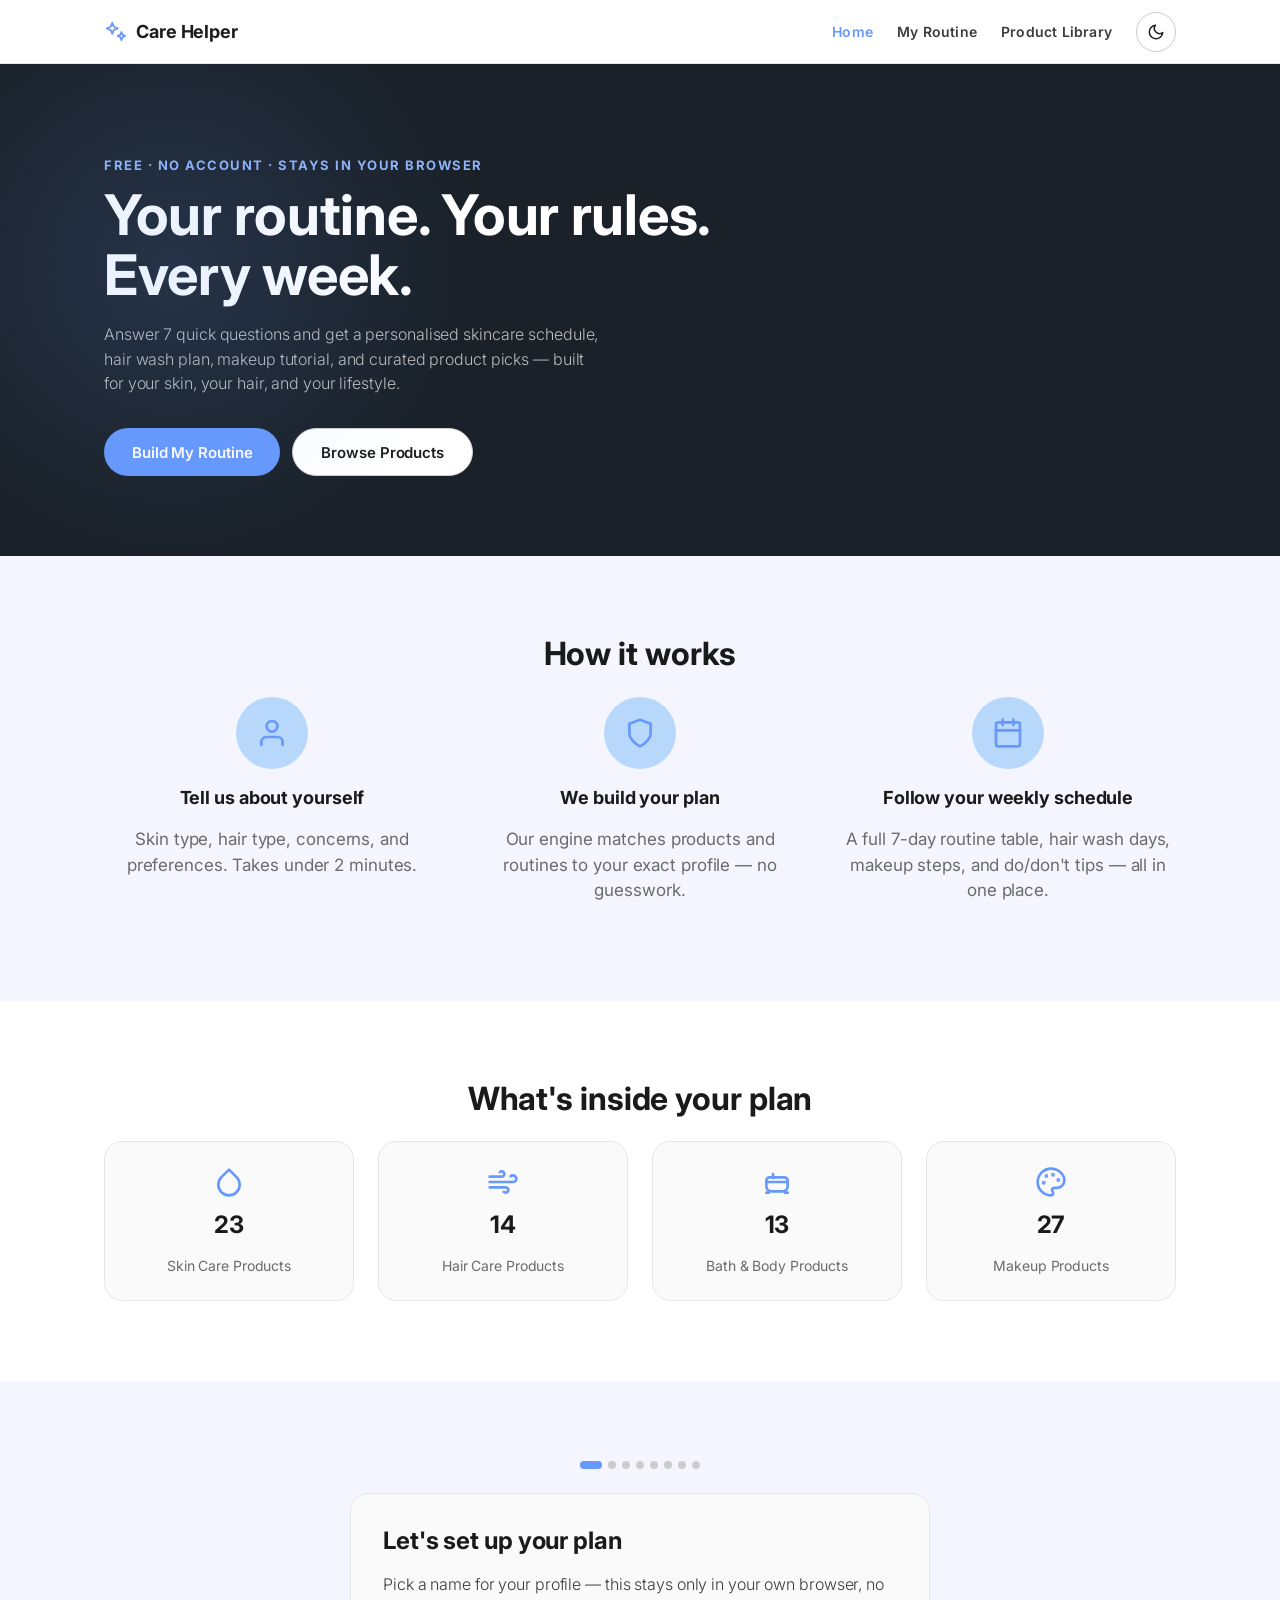
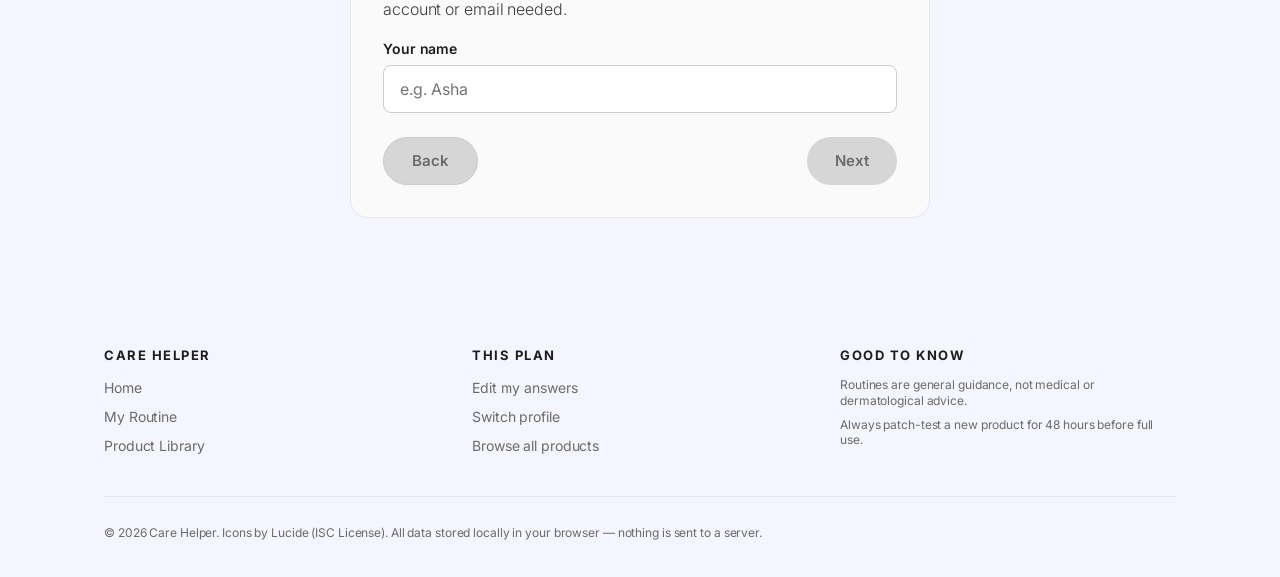
<file: index.html>
<!DOCTYPE html>
<html lang="en">
<head>
<meta charset="UTF-8">
<meta name="viewport" content="width=device-width, initial-scale=1.0">
<title>My Routine — Care Helper</title>
<meta name="description" content="Your personalized weekly skincare routine, hair wash schedule, makeup tutorial, and do/don't list, generated from your quiz answers.">
<link rel="stylesheet" href="style.css">
</head>
<body data-page="dashboard">

<div id="loading-screen">
  <svg class="loader-ring" viewBox="0 0 50 50"><circle cx="25" cy="25" r="20"></circle></svg>
</div>

<header class="top-nav">
  <div class="wrap flex items-center justify-between" style="width:100%;">
    <a href="home.html" class="brand"></a>
    <nav class="nav-links" id="nav-links"></nav>
  </div>
</header>

<main id="dashboard-root">

  <section class="section section--light">
    <div class="wrap">
      <div id="profile-summary"></div>
    </div>
  </section>

  <section class="section section--parchment hidden" id="routine-section">
    <div class="wrap">
      <p class="label-uppercase" style="color:var(--primary);">Skin Care</p>
      <h2 class="display-md mt-md mb-lg">Your weekly skincare routine</h2>
      <div class="card" style="overflow-x:auto; padding:0;">
        <table class="routine-table" id="routine-table"></table>
      </div>
      <p class="caption mt-md" id="treatment-note"></p>
    </div>
  </section>

  <section class="section section--light hidden" id="dodont-section">
    <div class="wrap">
      <h2 class="display-md mb-lg">Do's and don'ts for you</h2>
      <div class="grid grid-2">
        <div>
          <h3 class="title-md mb-md flex items-center gap-xs" style="color:var(--success);">Do</h3>
          <div id="do-list"></div>
        </div>
        <div>
          <h3 class="title-md mb-md flex items-center gap-xs" style="color:var(--error);">Don't</h3>
          <div id="dont-list"></div>
        </div>
      </div>
    </div>
  </section>

  <section class="section section--dark hidden" id="hair-section">
    <div class="wrap">
      <p class="label-uppercase" style="color:var(--primary);">Hair Care</p>
      <h2 class="display-md mt-md mb-lg">Your hair wash schedule</h2>
      <div id="hair-content"></div>
    </div>
  </section>

  <section class="section section--parchment hidden" id="makeup-section">
    <div class="wrap">
      <p class="label-uppercase" style="color:var(--primary);">Makeup</p>
      <div id="makeup-content"></div>
    </div>
  </section>

  <section class="section section--light hidden" id="bath-section">
    <div class="wrap">
      <h2 class="display-md mb-lg">Bath & personal care picks</h2>
      <div class="grid grid-2">
        <div>
          <h3 class="title-md mb-md">Bath & body</h3>
          <div class="grid grid-2" id="bath-grid"></div>
        </div>
        <div>
          <h3 class="title-md mb-md">Personal care</h3>
          <div class="grid grid-2" id="personal-care-grid"></div>
        </div>
      </div>
    </div>
  </section>

</main>

<footer class="footer">
  <div class="wrap">
    <div class="footer-cols">
      <div class="footer-col">
        <h4>Care Helper</h4>
        <a href="home.html">Home</a>
        <a href="index.html">My Routine</a>
        <a href="products.html">Product Library</a>
      </div>
      <div class="footer-col">
        <h4>This Plan</h4>
        <a href="home.html?edit=true">Edit my answers</a>
        <a href="home.html">Switch profile</a>
        <a href="products.html">Browse all products</a>
      </div>
      <div class="footer-col">
        <h4>Good To Know</h4>
        <span class="fine-print" style="display:block;margin-bottom:8px;">Routines are general guidance, not medical or dermatological advice.</span>
        <span class="fine-print" style="display:block;">Always patch-test a new product for 48 hours before full use.</span>
      </div>
    </div>
    <div class="footer-bottom">
      <p class="fine-print">© 2026 Care Helper. Icons by Lucide (ISC License). All data stored locally in your browser — nothing is sent to a server.</p>
    </div>
  </div>
</footer>

<script src="db-skin-types.js"></script>
<script src="db-skin-issues.js"></script>
<script src="db-unsuitable-items.js"></script>
<script src="db-skin-products.js"></script>
<script src="db-hair-types.js"></script>
<script src="db-hair-products.js"></script>
<script src="db-bath-products.js"></script>
<script src="db-personal-care.js"></script>
<script src="db-makeup-products.js"></script>
<script src="db-makeup-tutorials.js"></script>
<script src="db-preferences.js"></script>
<script src="icons.js"></script>
<script src="store.js"></script>
<script src="theme.js"></script>
<script src="routine-engine.js"></script>
<script src="nav.js"></script>
<script src="dashboard.js"></script>
</body>
</html>
</file>
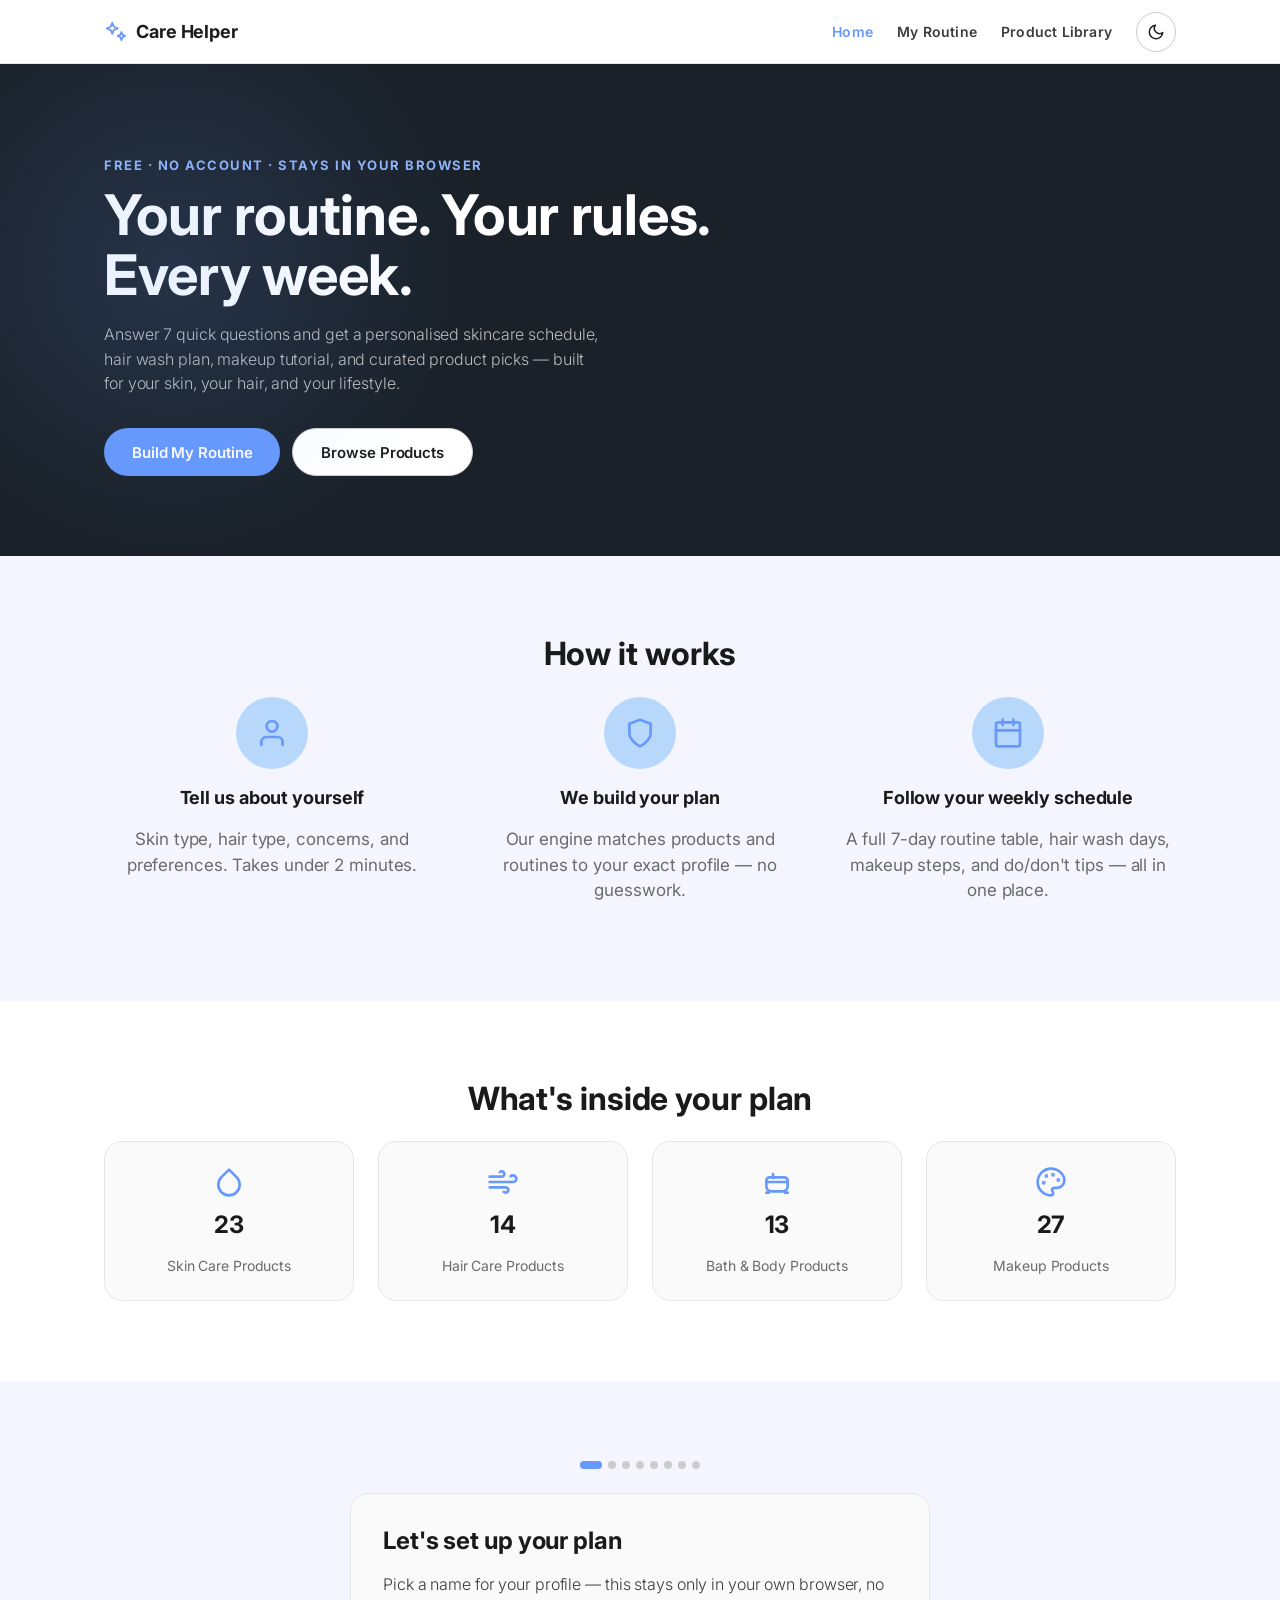
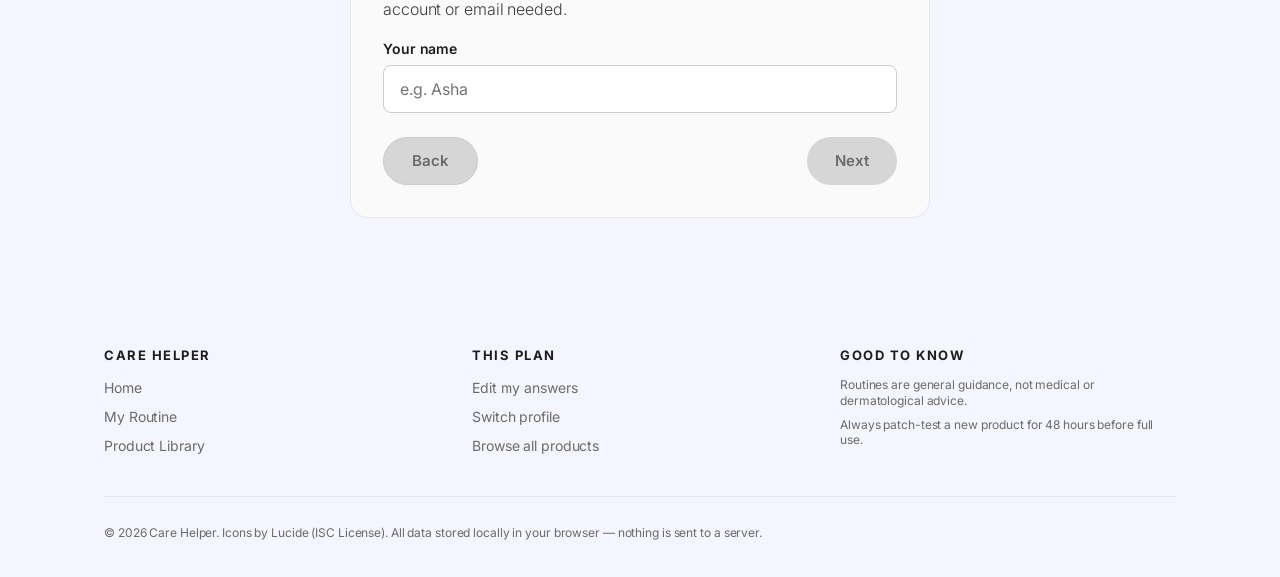
<file: dashboard.html>
<!DOCTYPE html>
<html lang="en">
<head>
<meta charset="UTF-8">
<meta name="viewport" content="width=device-width, initial-scale=1.0">
<title>My Routine — Care Helper</title>
<meta name="description" content="Your personalized weekly skincare routine, hair wash schedule, makeup tutorial, and do/don't list, generated from your quiz answers.">
<link rel="stylesheet" href="style.css">
</head>
<body data-page="dashboard">

<div id="loading-screen">
  <svg class="loader-ring" viewBox="0 0 50 50"><circle cx="25" cy="25" r="20"></circle></svg>
</div>

<header class="top-nav">
  <div class="wrap flex items-center justify-between" style="width:100%;">
    <a href="home.html" class="brand"></a>
    <nav class="nav-links" id="nav-links"></nav>
  </div>
</header>

<main id="dashboard-root">

  <section class="section section--light">
    <div class="wrap">
      <div id="profile-summary"></div>
    </div>
  </section>

  <section class="section section--parchment hidden" id="routine-section">
    <div class="wrap">
      <p class="label-uppercase" style="color:var(--primary);">Skin Care</p>
      <h2 class="display-md mt-md mb-lg">Your weekly skincare routine</h2>
      <div class="card" style="overflow-x:auto; padding:0;">
        <table class="routine-table" id="routine-table"></table>
      </div>
      <p class="caption mt-md" id="treatment-note"></p>
    </div>
  </section>

  <section class="section section--light hidden" id="dodont-section">
    <div class="wrap">
      <h2 class="display-md mb-lg">Do's and don'ts for you</h2>
      <div class="grid grid-2">
        <div>
          <h3 class="title-md mb-md flex items-center gap-xs" style="color:var(--success);">Do</h3>
          <div id="do-list"></div>
        </div>
        <div>
          <h3 class="title-md mb-md flex items-center gap-xs" style="color:var(--error);">Don't</h3>
          <div id="dont-list"></div>
        </div>
      </div>
    </div>
  </section>

  <section class="section section--dark hidden" id="hair-section">
    <div class="wrap">
      <p class="label-uppercase" style="color:var(--primary);">Hair Care</p>
      <h2 class="display-md mt-md mb-lg">Your hair wash schedule</h2>
      <div id="hair-content"></div>
    </div>
  </section>

  <section class="section section--parchment hidden" id="makeup-section">
    <div class="wrap">
      <p class="label-uppercase" style="color:var(--primary);">Makeup</p>
      <div id="makeup-content"></div>
    </div>
  </section>

  <section class="section section--light hidden" id="bath-section">
    <div class="wrap">
      <h2 class="display-md mb-lg">Bath &amp; personal care picks</h2>
      <div class="grid grid-2">
        <div>
          <h3 class="title-md mb-md">Bath &amp; body</h3>
          <div class="grid grid-2" id="bath-grid"></div>
        </div>
        <div>
          <h3 class="title-md mb-md">Personal care</h3>
          <div class="grid grid-2" id="personal-care-grid"></div>
        </div>
      </div>
    </div>
  </section>

</main>

<footer class="footer">
  <div class="wrap">
    <div class="footer-cols">
      <div class="footer-col">
        <h4>Care Helper</h4>
        <a href="home.html">Home</a>
        <a href="dashboard.html">My Routine</a>
        <a href="products.html">Product Library</a>
      </div>
      <div class="footer-col">
        <h4>This Plan</h4>
        <a href="home.html?edit=true">Edit my answers</a>
        <a href="home.html">Switch profile</a>
        <a href="products.html">Browse all products</a>
      </div>
      <div class="footer-col">
        <h4>Good To Know</h4>
        <span class="fine-print" style="display:block;margin-bottom:8px;">Routines are general guidance, not medical or dermatological advice.</span>
        <span class="fine-print" style="display:block;">Always patch-test a new product for 48 hours before full use.</span>
      </div>
    </div>
    <div class="footer-bottom">
      <p class="fine-print">© 2026 Care Helper. Icons by Lucide (ISC License). All data stored locally in your browser — nothing is sent to a server.</p>
    </div>
  </div>
</footer>

<script src="db-skin-types.js"></script>
<script src="db-skin-issues.js"></script>
<script src="db-unsuitable-items.js"></script>
<script src="db-skin-products.js"></script>
<script src="db-hair-types.js"></script>
<script src="db-hair-products.js"></script>
<script src="db-bath-products.js"></script>
<script src="db-personal-care.js"></script>
<script src="db-makeup-products.js"></script>
<script src="db-makeup-tutorials.js"></script>
<script src="db-preferences.js"></script>
<script src="icons.js"></script>
<script src="store.js"></script>
<script src="theme.js"></script>
<script src="routine-engine.js"></script>
<script src="nav.js"></script>
<script src="dashboard.js"></script>
</body>
</html>
</file>
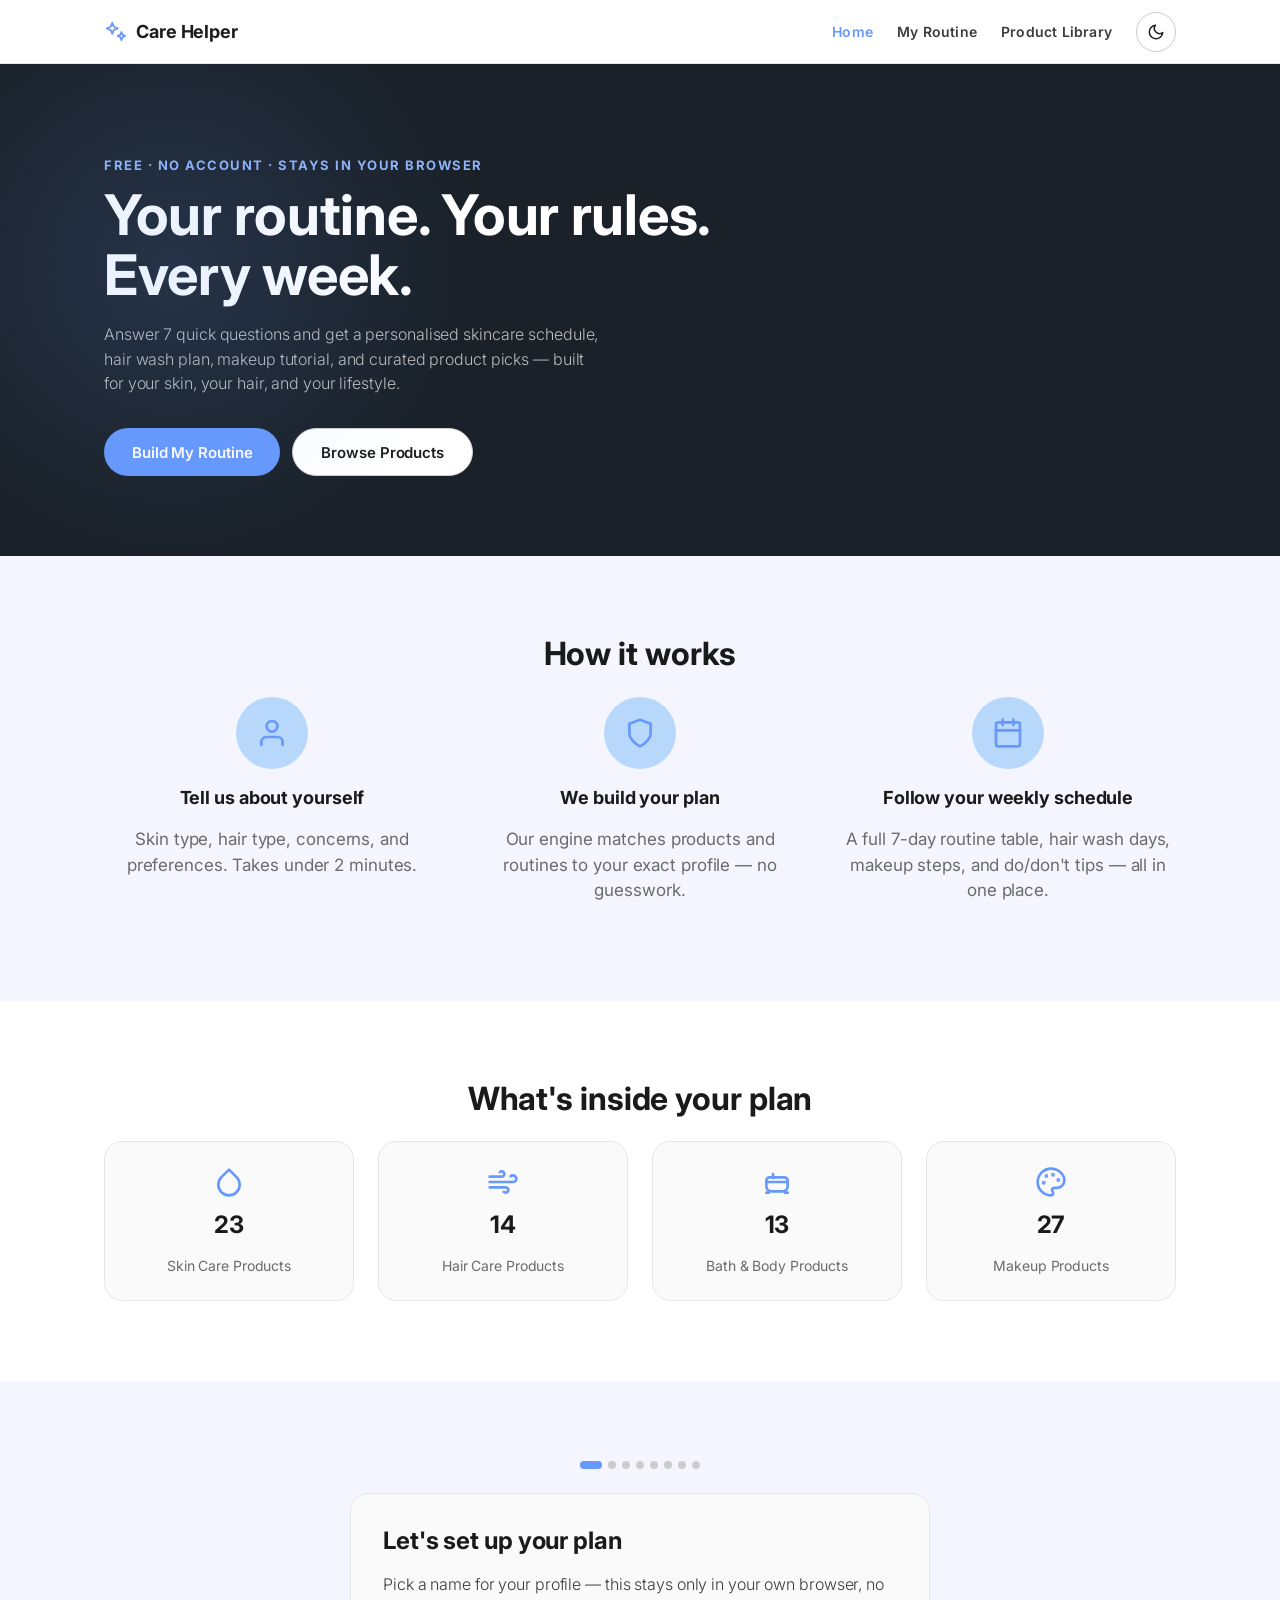
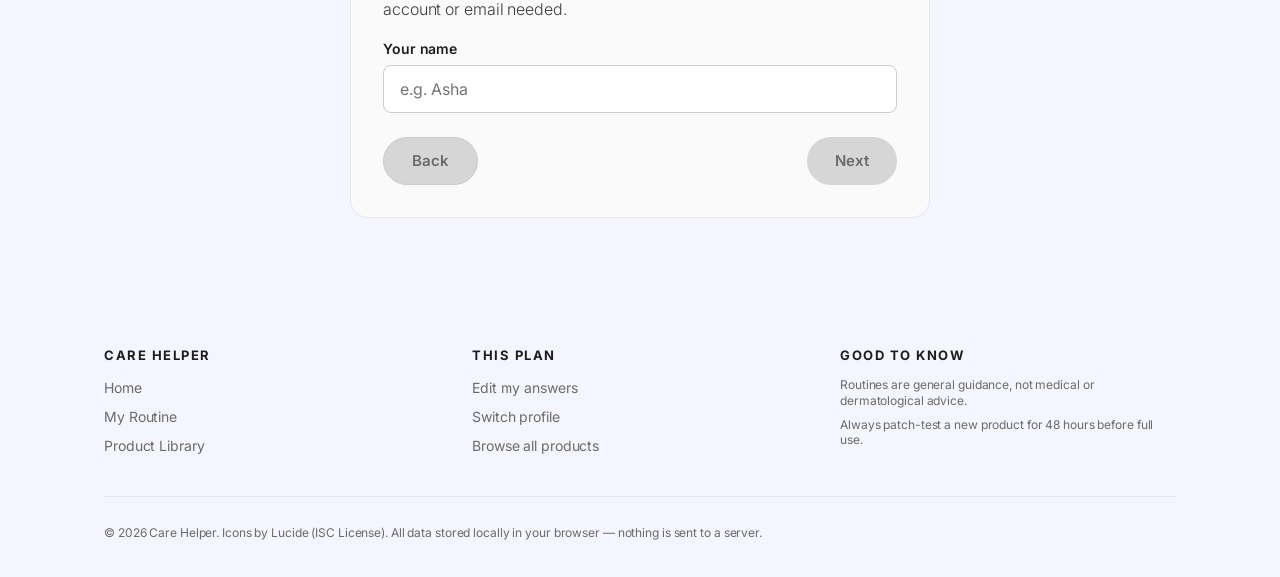
<file: home.html>
<!DOCTYPE html>
<html lang="en">
<head>
<meta charset="UTF-8">
<meta name="viewport" content="width=device-width, initial-scale=1.0">
<title>Care Helper — Your Personalised Beauty Routine</title>
<meta name="description" content="Answer a short quiz and get your personalised weekly skincare routine, hair wash schedule, makeup tutorial, and product picks — all in your browser, no account needed.">
<link rel="stylesheet" href="style.css">
</head>
<body data-page="home">

<div id="loading-screen">
  <svg class="loader-ring" viewBox="0 0 50 50"><circle cx="25" cy="25" r="20"></circle></svg>
</div>

<header class="top-nav">
  <div class="wrap flex items-center justify-between" style="width:100%;">
    <a href="home.html" class="brand"></a>
    <nav class="nav-links" id="nav-links"></nav>
  </div>
</header>

<main>

  <!-- Hero -->
  <section class="hero-section">
    <div class="wrap">
      <p class="label-uppercase" style="color:var(--primary-focus); margin-bottom:var(--sp-sm);">Free · No account · Stays in your browser</p>
      <h1 class="hero-display" style="max-width:680px; margin-bottom:var(--sp-md);">
        Your routine. Your rules. Every week.
      </h1>
      <p class="body-light" style="max-width:500px; margin-bottom:var(--sp-xl);">
        Answer 7 quick questions and get a personalised skincare schedule, hair wash plan, makeup tutorial, and curated product picks — built for your skin, your hair, and your lifestyle.
      </p>
      <div class="flex gap-sm" style="flex-wrap:wrap;">
        <a href="#quiz-section" class="btn btn-primary" onclick="document.getElementById('quiz-section').scrollIntoView({behavior:'smooth'}); return false;">
          Build My Routine
        </a>
        <a href="products.html" class="btn btn-secondary">Browse Products</a>
      </div>
    </div>
  </section>

  <!-- Welcome back banner (shown by home.js if a profile exists) -->
  <section class="section section--parchment">
    <div class="wrap">
      <div id="welcome-back" class="hidden"></div>

      <!-- How it works -->
      <h2 class="display-md mb-lg text-center" style="text-align:center;">How it works</h2>
      <div class="grid grid-3" style="gap:var(--sp-xl);">
        <div class="how-step">
          <div class="how-icon" id="how-icon-1"></div>
          <div>
            <h3 class="title-md mb-sm">Tell us about yourself</h3>
            <p class="body-sm" style="color:var(--muted);">Skin type, hair type, concerns, and preferences. Takes under 2 minutes.</p>
          </div>
        </div>
        <div class="how-step">
          <div class="how-icon" id="how-icon-2"></div>
          <div>
            <h3 class="title-md mb-sm">We build your plan</h3>
            <p class="body-sm" style="color:var(--muted);">Our engine matches products and routines to your exact profile — no guesswork.</p>
          </div>
        </div>
        <div class="how-step">
          <div class="how-icon" id="how-icon-3"></div>
          <div>
            <h3 class="title-md mb-sm">Follow your weekly schedule</h3>
            <p class="body-sm" style="color:var(--muted);">A full 7-day routine table, hair wash days, makeup steps, and do/don't tips — all in one place.</p>
          </div>
        </div>
      </div>
    </div>
  </section>

  <!-- Stats row -->
  <section class="section section--light">
    <div class="wrap">
      <h2 class="display-md mb-lg" style="text-align:center;">What's inside your plan</h2>
      <div class="grid grid-4" id="stats-grid"></div>
    </div>
  </section>

  <!-- Quiz -->
  <section class="quiz-section" id="quiz-section">
    <div class="wrap">
      <div class="quiz-card-wrap">
        <div class="progress-dots" id="progress-dots"></div>
        <div class="card" id="quiz-card" style="padding:var(--sp-xl);"></div>
      </div>
    </div>
  </section>

</main>

<footer class="footer">
  <div class="wrap">
    <div class="footer-cols">
      <div class="footer-col">
        <h4>Care Helper</h4>
        <a href="home.html">Home</a>
        <a href="dashboard.html">My Routine</a>
        <a href="products.html">Product Library</a>
      </div>
      <div class="footer-col">
        <h4>This Plan</h4>
        <a href="home.html?edit=true">Edit my answers</a>
        <a href="home.html">Switch profile</a>
        <a href="products.html">Browse all products</a>
      </div>
      <div class="footer-col">
        <h4>Good To Know</h4>
        <span class="fine-print" style="display:block;margin-bottom:8px;">Routines are general guidance, not medical or dermatological advice.</span>
        <span class="fine-print" style="display:block;">Always patch-test a new product for 48 hours before full use.</span>
      </div>
    </div>
    <div class="footer-bottom">
      <p class="fine-print">© 2026 Care Helper. Icons by Lucide (ISC License). All data stored locally in your browser — nothing is sent to a server.</p>
    </div>
  </div>
</footer>

<script src="db-skin-types.js"></script>
<script src="db-skin-issues.js"></script>
<script src="db-unsuitable-items.js"></script>
<script src="db-skin-products.js"></script>
<script src="db-hair-types.js"></script>
<script src="db-hair-products.js"></script>
<script src="db-bath-products.js"></script>
<script src="db-personal-care.js"></script>
<script src="db-makeup-products.js"></script>
<script src="db-makeup-tutorials.js"></script>
<script src="db-preferences.js"></script>
<script src="icons.js"></script>
<script src="store.js"></script>
<script src="theme.js"></script>
<script src="nav.js"></script>
<script src="home.js"></script>
<script src="quiz.js"></script>
</body>
</html>
</file>
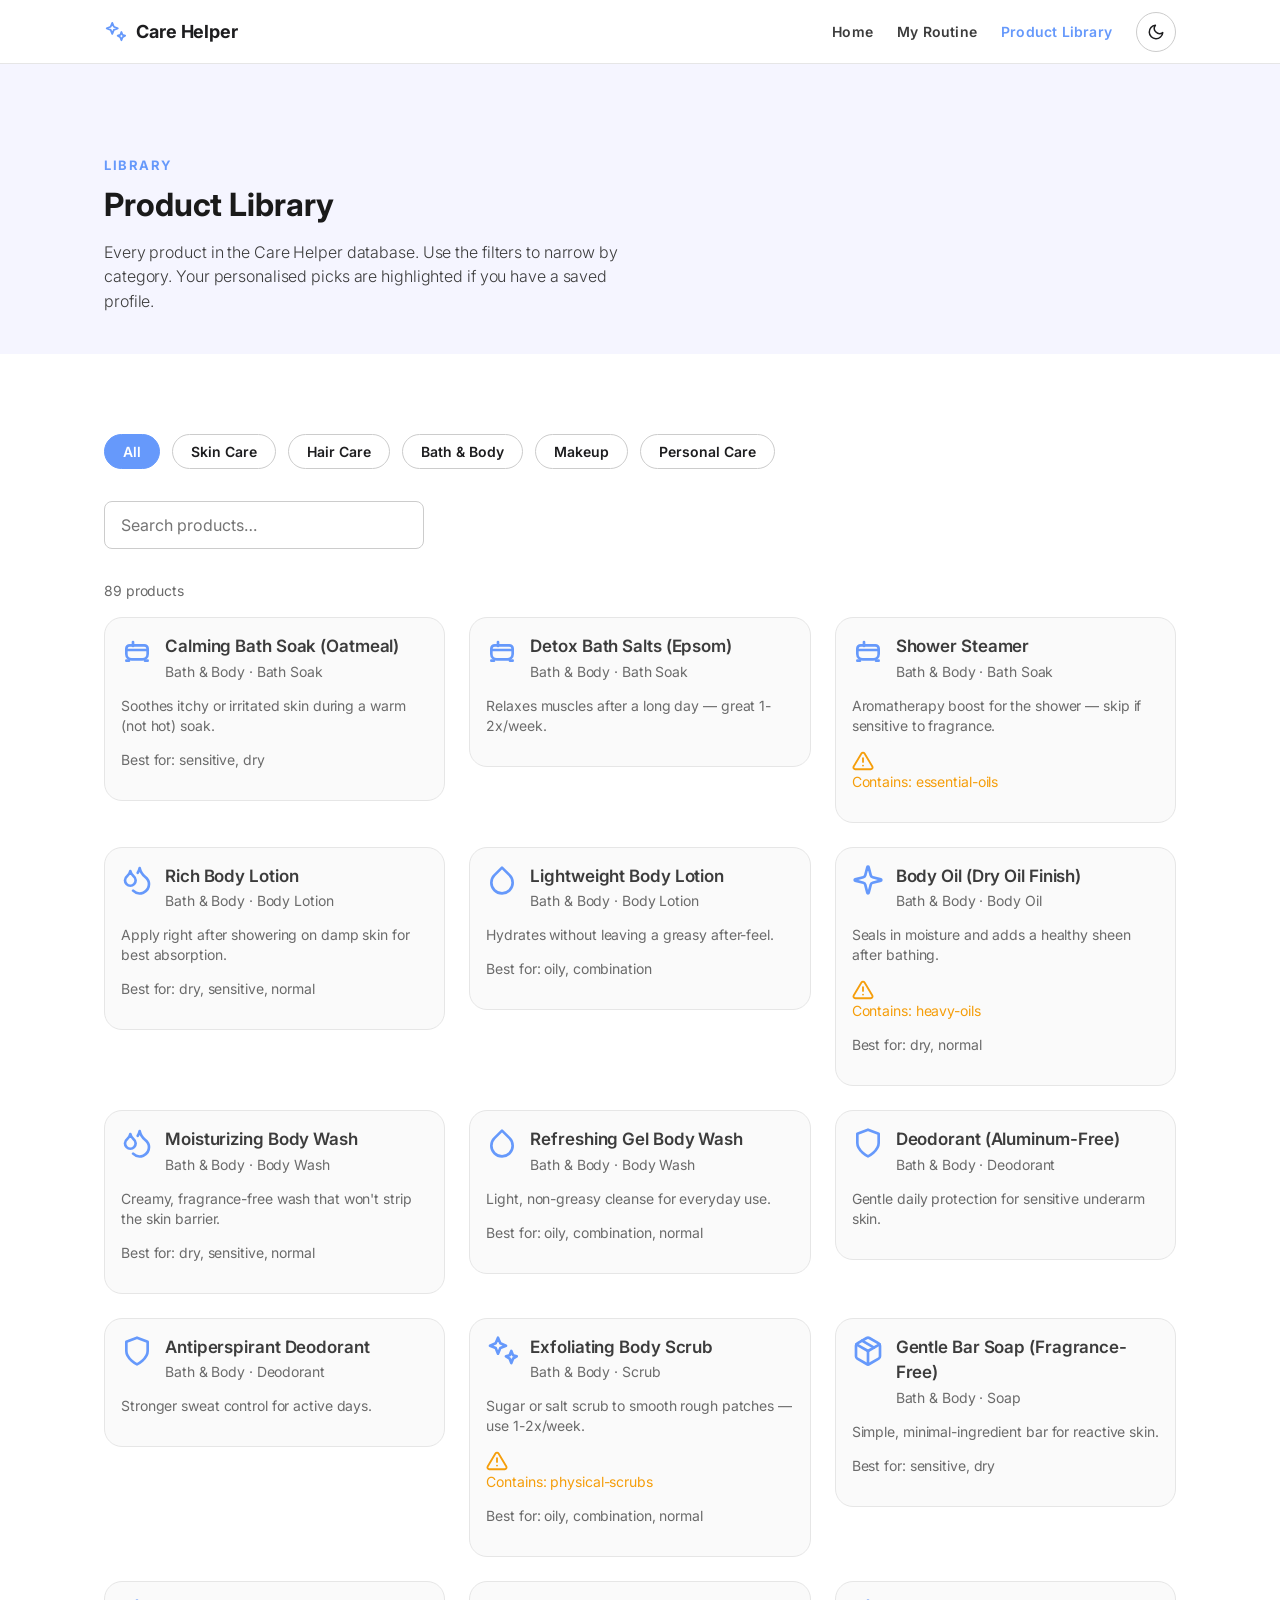
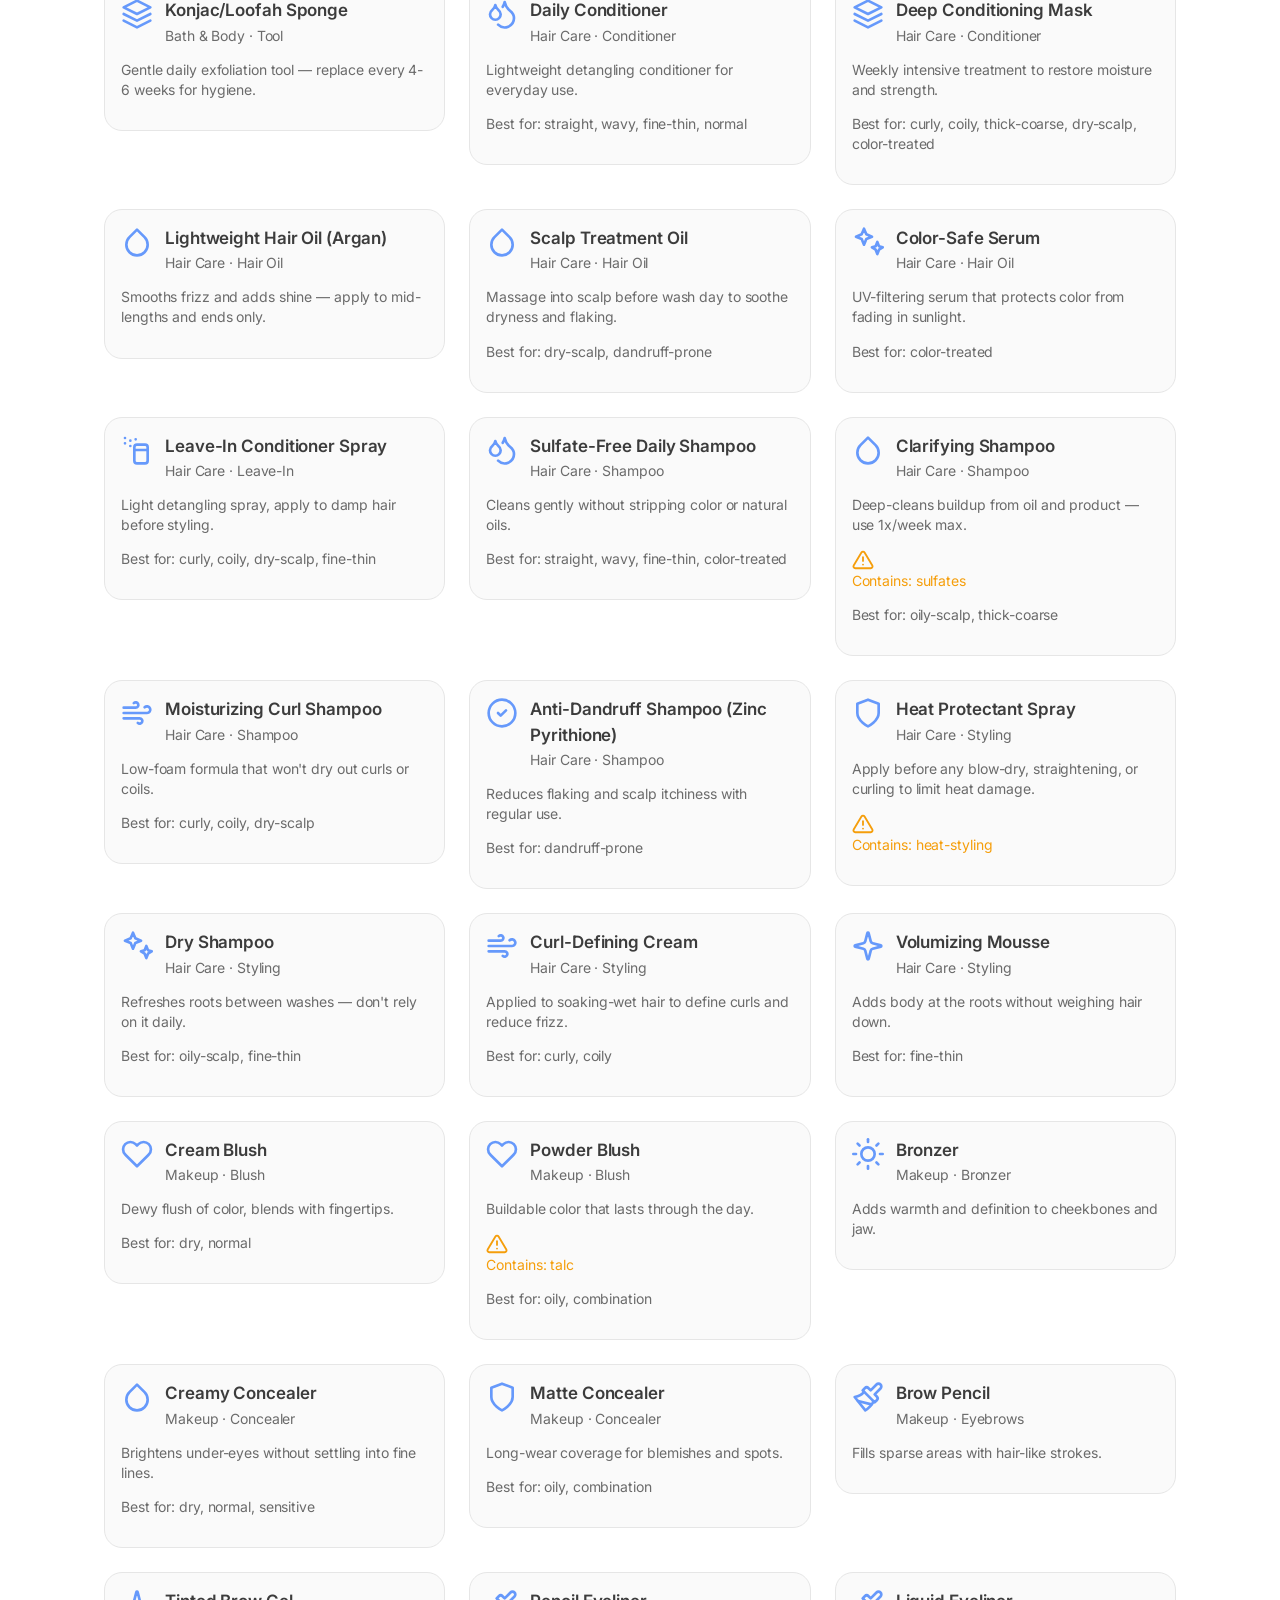
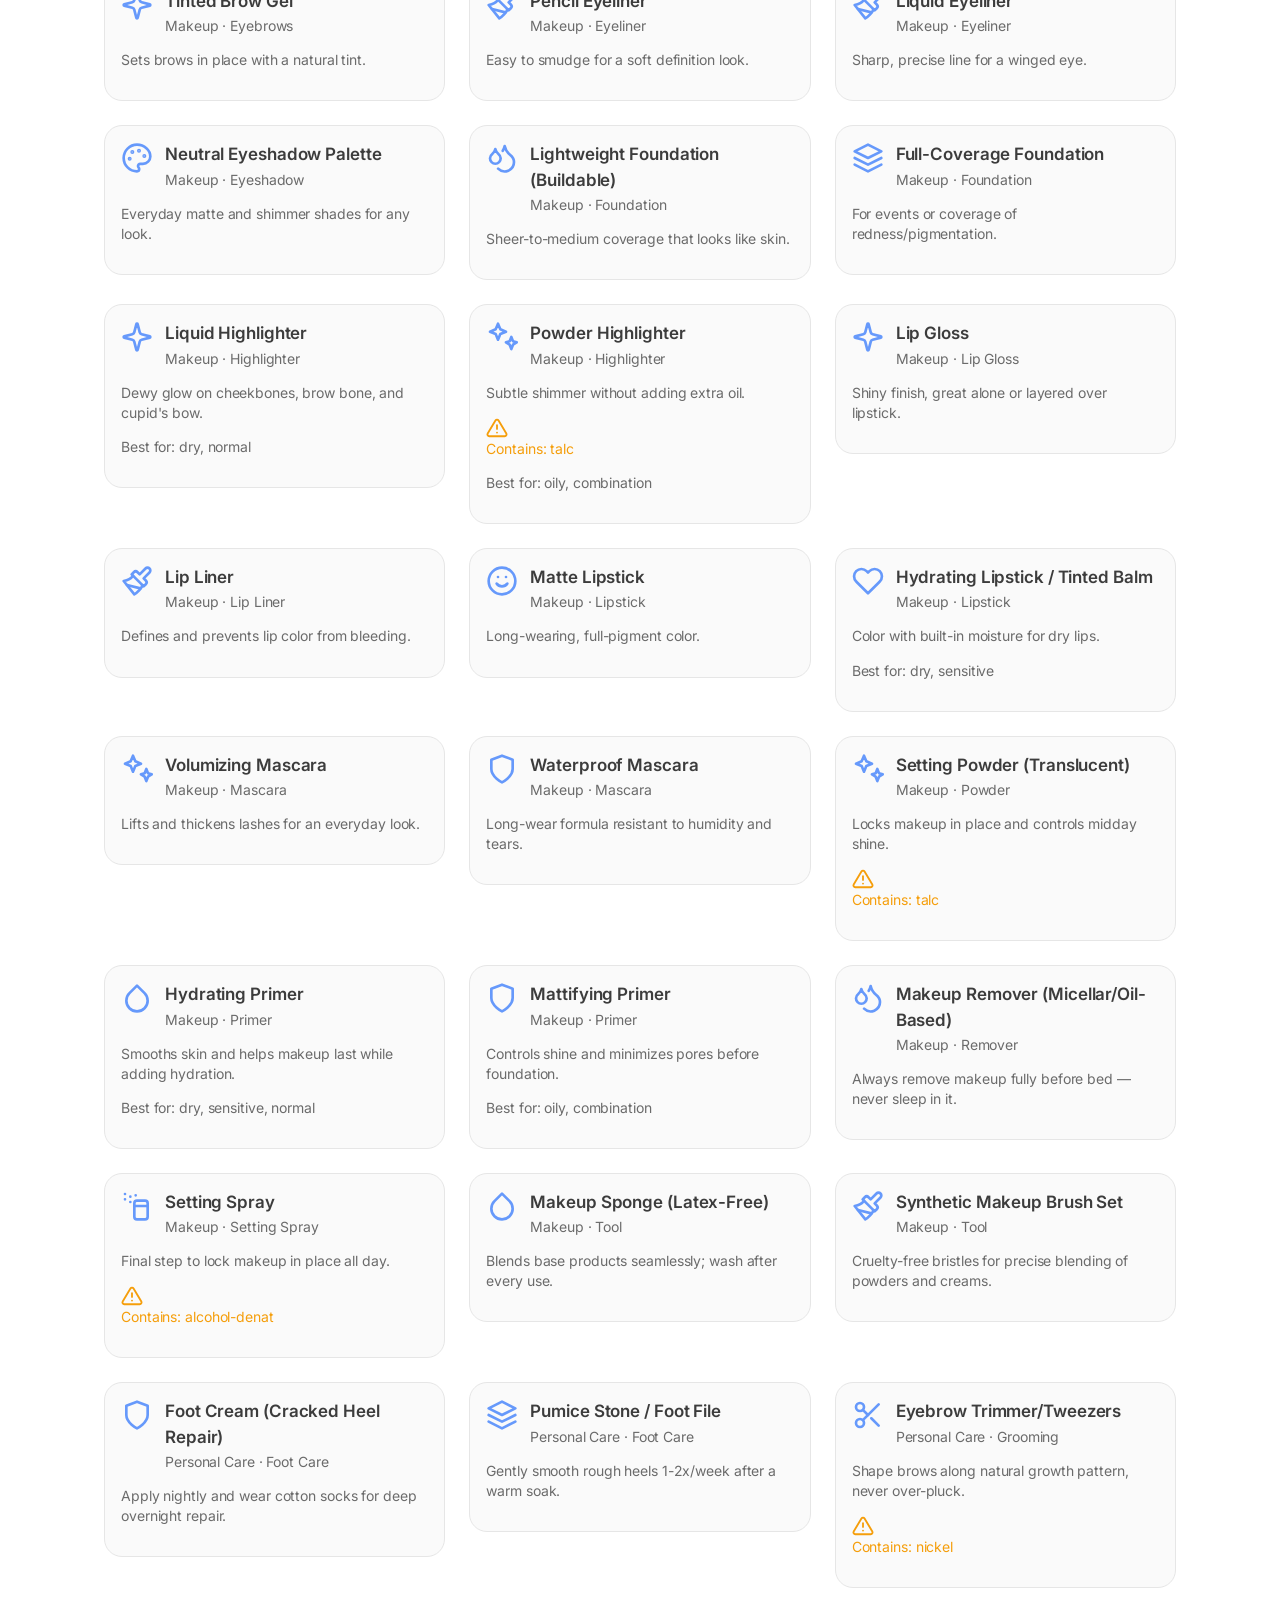
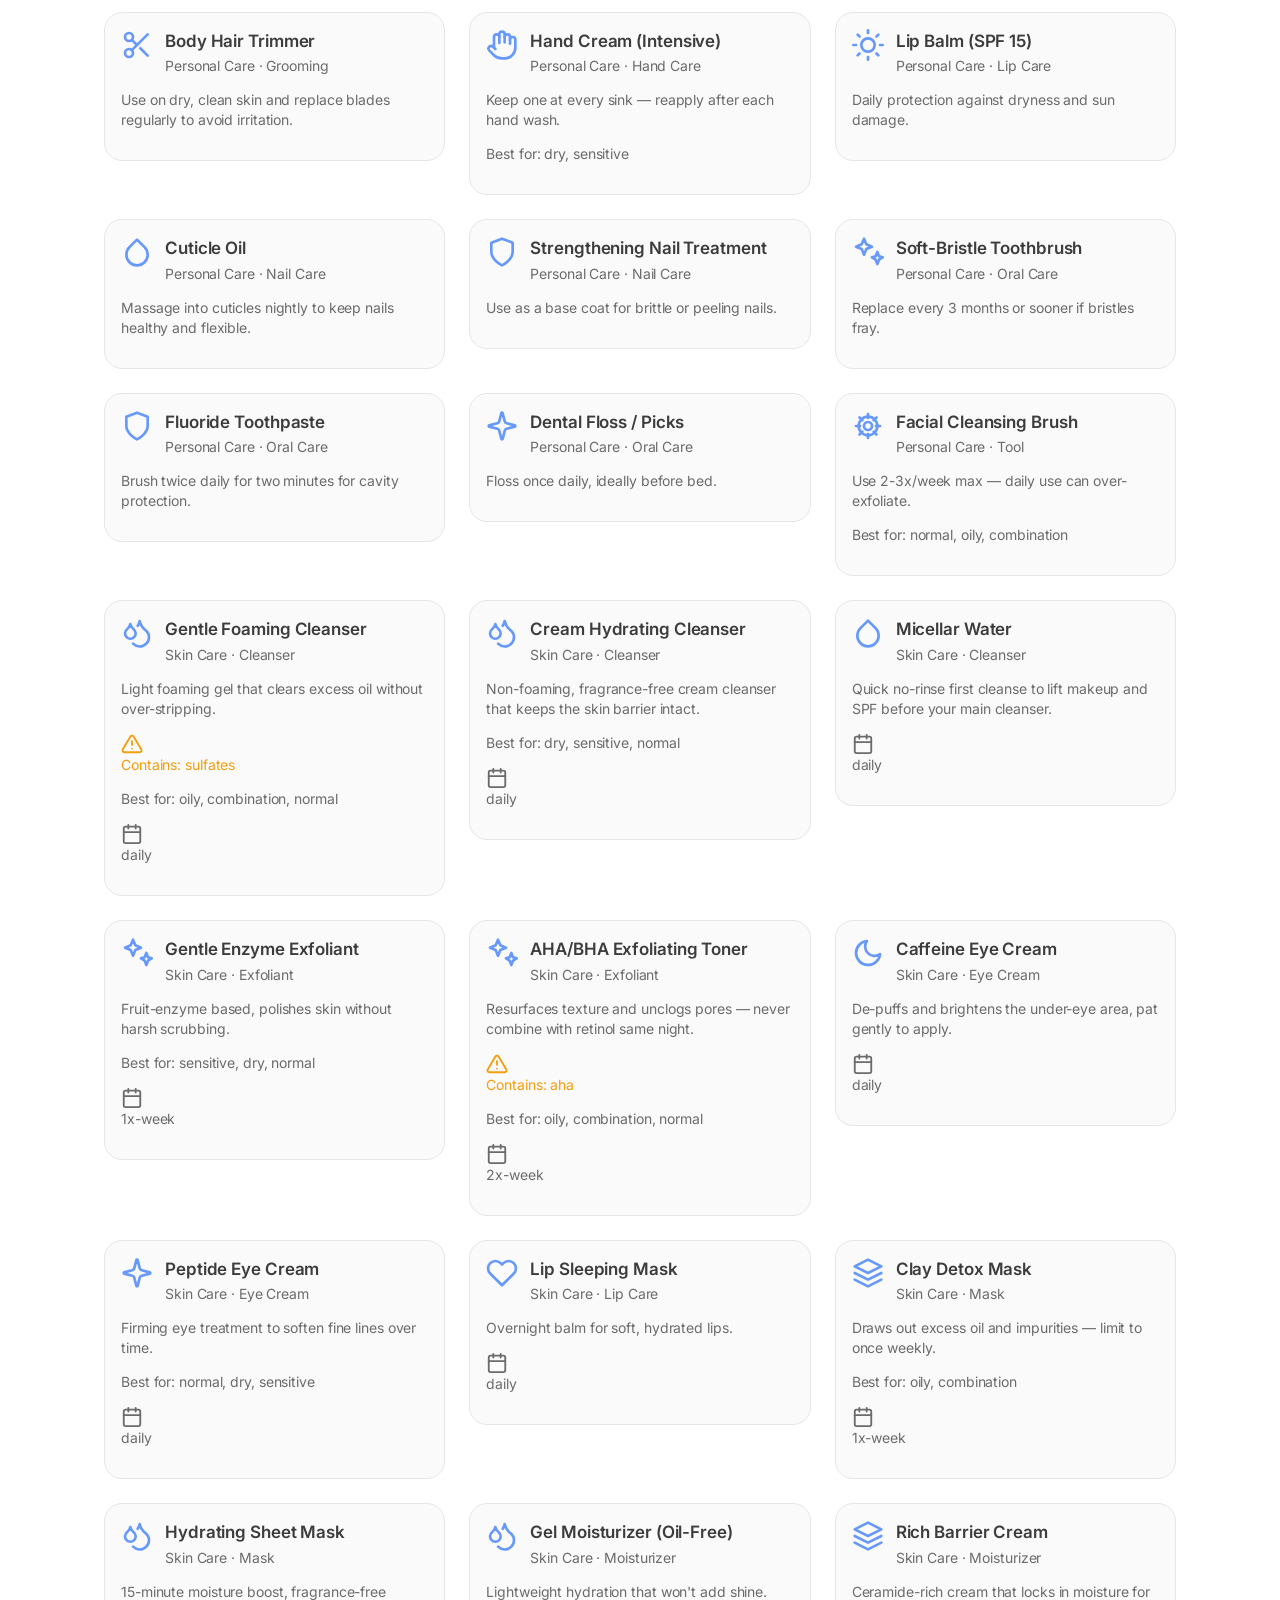
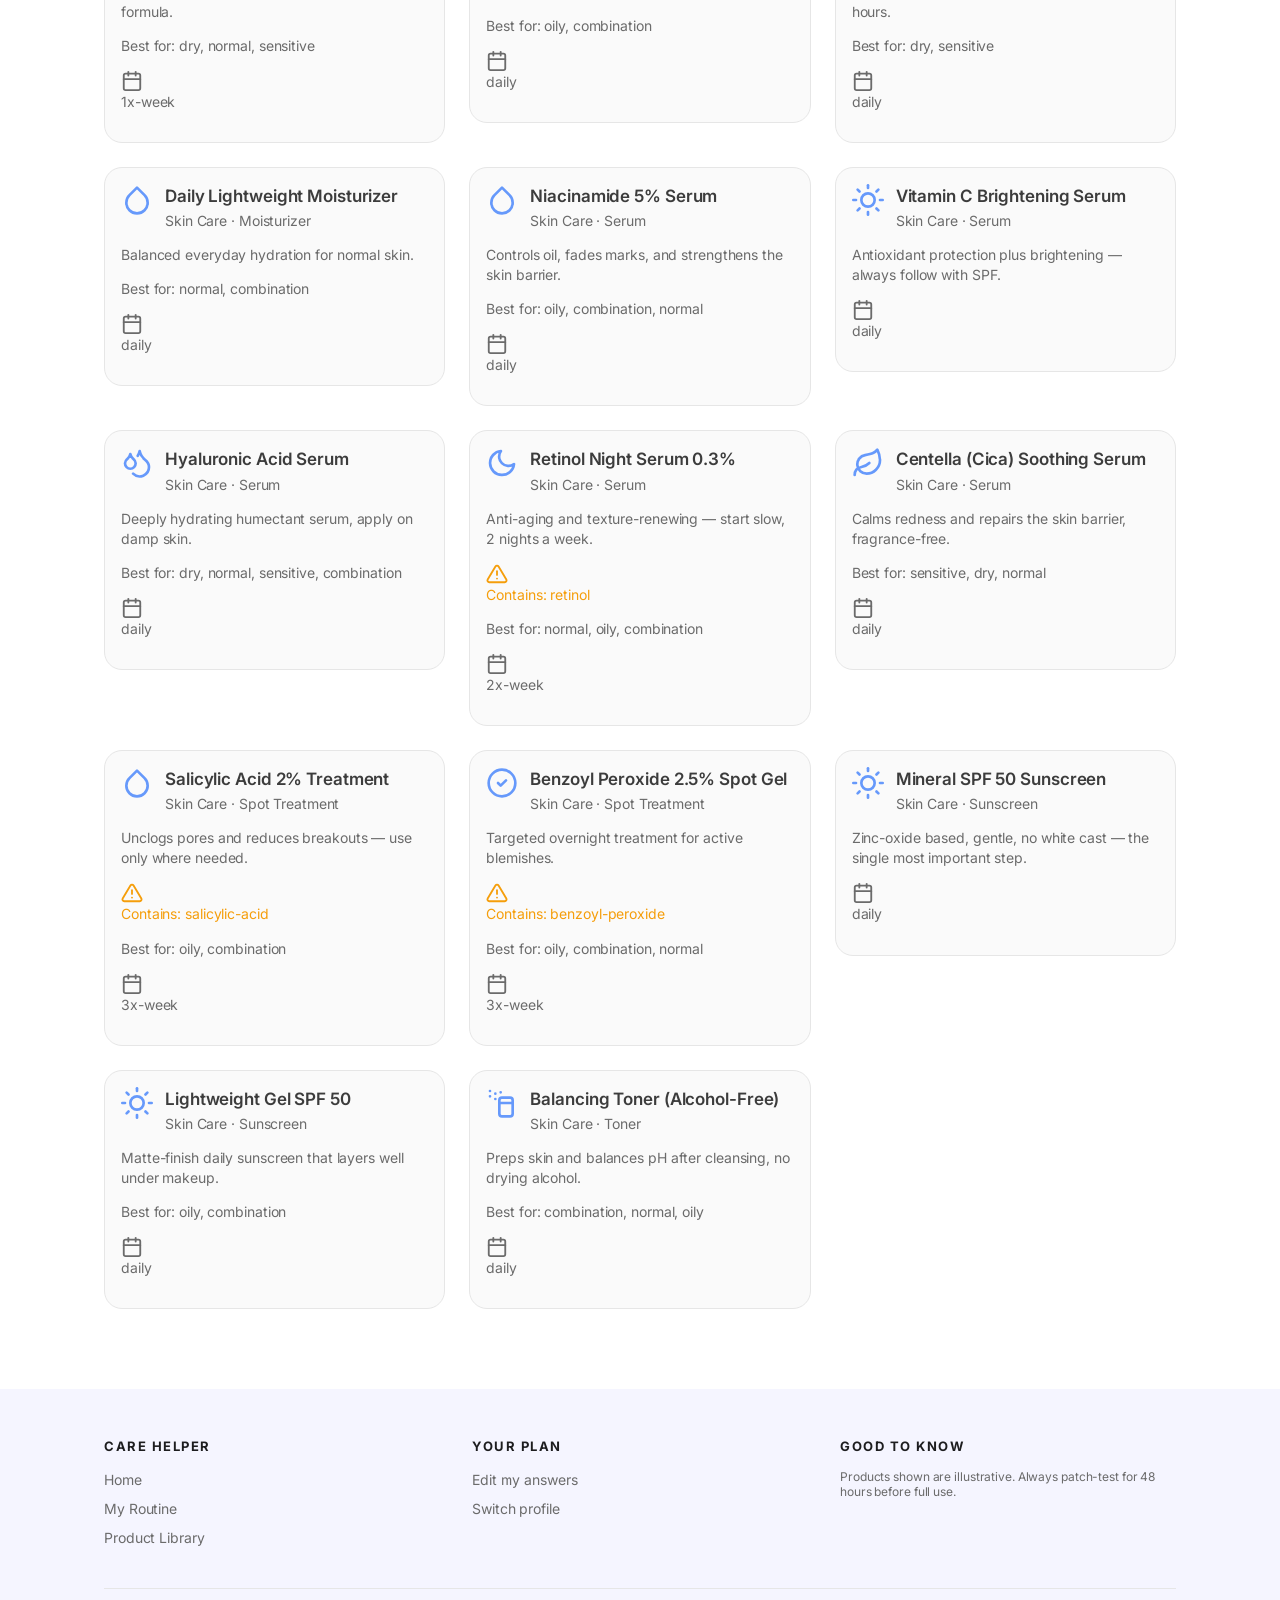
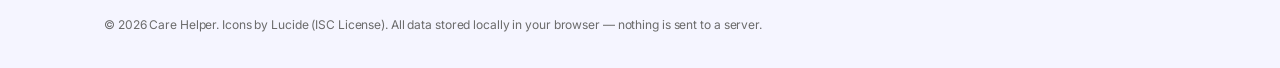
<file: products.html>
<!DOCTYPE html>
<html lang="en">
<head>
<meta charset="UTF-8">
<meta name="viewport" content="width=device-width, initial-scale=1.0">
<title>Product Library — Care Helper</title>
<meta name="description" content="Browse all skincare, haircare, makeup, bath and personal care products in the Care Helper database, filtered by category and your skin type.">
<link rel="stylesheet" href="style.css">
</head>
<body data-page="products">

<div id="loading-screen">
  <svg class="loader-ring" viewBox="0 0 50 50"><circle cx="25" cy="25" r="20"></circle></svg>
</div>

<header class="top-nav">
  <div class="wrap flex items-center justify-between" style="width:100%;">
    <a href="home.html" class="brand"></a>
    <nav class="nav-links" id="nav-links"></nav>
  </div>
</header>

<main>

  <section class="section section--parchment" style="padding-bottom:var(--sp-lg);">
    <div class="wrap">
      <p class="label-uppercase" style="color:var(--primary);">Library</p>
      <h1 class="display-md mt-sm mb-sm">Product Library</h1>
      <p class="body-light" style="max-width:520px;">Every product in the Care Helper database. Use the filters to narrow by category. Your personalised picks are highlighted if you have a saved profile.</p>
    </div>
  </section>

  <section class="section section--light">
    <div class="wrap">

      <!-- Filter bar -->
      <div class="filter-bar" id="filter-bar"></div>

      <!-- Search -->
      <div class="field" style="max-width:320px; margin-bottom:var(--sp-xl);">
        <input id="search-input" type="search" placeholder="Search products…" oninput="filterProducts()" />
      </div>

      <!-- Results count -->
      <p class="caption mb-md" id="results-count"></p>

      <!-- Product grid -->
      <div class="grid grid-3" id="product-grid" style="align-items:start;"></div>

    </div>
  </section>

</main>

<footer class="footer">
  <div class="wrap">
    <div class="footer-cols">
      <div class="footer-col">
        <h4>Care Helper</h4>
        <a href="home.html">Home</a>
        <a href="dashboard.html">My Routine</a>
        <a href="products.html">Product Library</a>
      </div>
      <div class="footer-col">
        <h4>Your Plan</h4>
        <a href="home.html?edit=true">Edit my answers</a>
        <a href="home.html">Switch profile</a>
      </div>
      <div class="footer-col">
        <h4>Good To Know</h4>
        <span class="fine-print" style="display:block;margin-bottom:8px;">Products shown are illustrative. Always patch-test for 48 hours before full use.</span>
      </div>
    </div>
    <div class="footer-bottom">
      <p class="fine-print">© 2026 Care Helper. Icons by Lucide (ISC License). All data stored locally in your browser — nothing is sent to a server.</p>
    </div>
  </div>
</footer>

<script src="db-skin-types.js"></script>
<script src="db-skin-issues.js"></script>
<script src="db-unsuitable-items.js"></script>
<script src="db-skin-products.js"></script>
<script src="db-hair-types.js"></script>
<script src="db-hair-products.js"></script>
<script src="db-bath-products.js"></script>
<script src="db-personal-care.js"></script>
<script src="db-makeup-products.js"></script>
<script src="db-makeup-tutorials.js"></script>
<script src="db-preferences.js"></script>
<script src="icons.js"></script>
<script src="store.js"></script>
<script src="theme.js"></script>
<script src="routine-engine.js"></script>
<script src="nav.js"></script>
<script>
/* ===========================================================
   PRODUCTS PAGE — inline JS (self-contained)
   =========================================================== */

// Merge all products into one flat list with a "source" label
const ALL_PRODUCTS = [
  ...DB_SKIN_PRODUCTS.map(p  => ({ ...p, source: "Skin Care" })),
  ...DB_HAIR_PRODUCTS.map(p  => ({ ...p, source: "Hair Care" })),
  ...DB_BATH_PRODUCTS.map(p  => ({ ...p, source: "Bath & Body" })),
  ...DB_PERSONAL_CARE.map(p  => ({ ...p, source: "Personal Care" })),
  ...DB_MAKEUP_PRODUCTS.map(p => ({ ...p, source: "Makeup" }))
];

const CATEGORIES = ["All", "Skin Care", "Hair Care", "Bath & Body", "Makeup", "Personal Care"];
let activeCategory = "All";
let profilePicks = new Set();

// Determine which products are in the current user's plan
(function loadProfilePicks() {
  const profile = chStoreGetCurrentProfile();
  if (!profile) return;
  const plan = buildFullPlan(profile);
  const sp = plan.skinPlan.products;
  const hp = plan.hairPlan;
  const mp = plan.makeupPlan;
  const bp = plan.bathPlan;

  [sp.cleanser, sp.moisturizer, sp.sunscreen, sp.amSerum, sp.pmSerum,
   sp.eyeCream, sp.treatment, sp.mask,
   hp.shampoo, hp.conditioner, hp.oil, hp.leaveIn, hp.heatProtectant]
    .filter(Boolean).forEach(p => profilePicks.add(p.id));

  (mp.steps || []).forEach(s => { if (s.product) profilePicks.add(s.product.id); });
  (bp.bathItems || []).forEach(p => profilePicks.add(p.id));
  (bp.personalCare || []).forEach(p => profilePicks.add(p.id));
})();

function buildFilterBar() {
  const bar = document.getElementById("filter-bar");
  if (!bar) return;
  bar.innerHTML = CATEGORIES.map(cat =>
    `<button class="filter-chip${cat === activeCategory ? " active" : ""}" onclick="setCategory('${cat}')">${cat}</button>`
  ).join("");
}

function setCategory(cat) {
  activeCategory = cat;
  buildFilterBar();
  filterProducts();
}

function filterProducts() {
  const query = (document.getElementById("search-input")?.value || "").toLowerCase().trim();
  const grid  = document.getElementById("product-grid");
  const count = document.getElementById("results-count");
  if (!grid) return;

  let results = ALL_PRODUCTS.filter(p => {
    const matchCat = activeCategory === "All" || p.source === activeCategory;
    const matchQ   = !query ||
      p.name.toLowerCase().includes(query) ||
      (p.desc || "").toLowerCase().includes(query) ||
      (p.category || "").toLowerCase().includes(query) ||
      (p.source || "").toLowerCase().includes(query);
    return matchCat && matchQ;
  });

  // Sort: profile picks first
  results.sort((a, b) => {
    const pa = profilePicks.has(a.id) ? 0 : 1;
    const pb = profilePicks.has(b.id) ? 0 : 1;
    return pa - pb || a.source.localeCompare(b.source) || a.category.localeCompare(b.category);
  });

  if (count) count.textContent = `${results.length} product${results.length !== 1 ? "s" : ""}`;

  grid.innerHTML = results.map(p => {
    const isPick = profilePicks.has(p.id);
    return `
      <div class="card" style="padding:var(--sp-md); position:relative; ${isPick ? "border:1.5px solid var(--primary);" : ""}">
        ${isPick ? `<span class="label-uppercase" style="position:absolute;top:var(--sp-sm);right:var(--sp-sm);color:var(--primary);font-size:10px;">Your Pick</span>` : ""}
        <div class="flex gap-sm items-start mb-sm">
          <span style="color:var(--primary); flex-shrink:0;">${icon(p.icon || "sparkle", "icon-lg")}</span>
          <div>
            <p class="body-sm" style="font-weight:600; margin:0 0 2px;">${p.name}</p>
            <p class="caption" style="margin:0;">${p.source} · ${p.category}</p>
          </div>
        </div>
        <p class="caption">${p.desc || ""}</p>
        ${(p.tags && p.tags.length) ? `<p class="caption mt-xs" style="color:var(--warning);">${icon("alert-triangle")} Contains: ${p.tags.join(", ")}</p>` : ""}
        ${(p.suitableFor && !p.suitableFor.includes("all")) ? `<p class="caption mt-xs" style="color:var(--muted);">Best for: ${(p.suitableFor).join(", ")}</p>` : ""}
        ${p.freq ? `<p class="caption mt-xs">${icon("calendar")} ${p.freq}</p>` : ""}
      </div>`;
  }).join("") || `<p class="body-light" style="grid-column:1/-1; color:var(--muted);">No products match your search.</p>`;
}

document.addEventListener("DOMContentLoaded", function () {
  buildFilterBar();
  filterProducts();
});
</script>
</body>
</html>
</file>
<file: style.css>
/* =========================================================
   Care Helper — Thunder Option B (Light Blue + White)
   Icons: Lucide (ISC License) — inline SVG only, no emoji
   ========================================================= */

@import url('https://fonts.googleapis.com/css2?family=Inter:wght@300;400;600;700&display=swap');

:root {
  --primary: #6699FB;
  --primary-active: #4d7fe0;
  --primary-focus: #8fb4fc;
  --primary-disabled: #D6D6D6;
  --primary-tint-light: #B7D8FB;
  --primary-tint-mid: #AECBF0;

  --ink: #1d1d1f;
  --body: #3c3c3c;
  --body-strong: #1a1a1a;
  --muted: #6b6b6b;
  --muted-soft: #9a9a9a;
  --hairline: #e6e6e6;
  --hairline-strong: #cccccc;

  --canvas: #ffffff;
  --canvas-parchment: #F5F5FF;
  --surface-soft: #f7f7f7;
  --surface-card: #fafafa;
  --surface-pearl: #fafafc;
  --surface-strong: #ebebeb;
  --surface-dark: #1a2129;
  --surface-tile-1: #272729;
  --surface-tile-2: #2a2a2c;

  --on-primary: #ffffff;
  --on-dark: #ffffff;
  --on-dark-soft: #bbbbbb;

  --success: #22c55e;
  --warning: #f59e0b;
  --error: #dc2626;

  --r-sm: 8px;
  --r-md: 11px;
  --r-lg: 18px;
  --r-pill: 9999px;
  --r-full: 9999px;

  --sp-xxs: 4px;
  --sp-xs: 8px;
  --sp-sm: 12px;
  --sp-md: 16px;
  --sp-lg: 24px;
  --sp-xl: 32px;
  --sp-xxl: 48px;
  --sp-section: 80px;

  --product-shadow: rgba(0,0,0,0.22) 3px 5px 30px;
}

[data-theme="dark"] {
  --primary: #89B4FF;
  --primary-active: #6f9bf0;
  --primary-focus: #a6c6ff;
  --ink: #f5f5f7;
  --body: #d1d1d6;
  --body-strong: #ffffff;
  --muted: #8e8e93;
  --muted-soft: #636366;
  --hairline: #2c2c2e;
  --hairline-strong: #3a3a3c;
  --canvas: #0e0e10;
  --canvas-parchment: #161618;
  --surface-soft: #1a1a1c;
  --surface-card: #1c1c1e;
  --surface-pearl: #1e1e20;
  --surface-strong: #2c2c2e;
  --surface-dark: #000000;
  --surface-tile-1: #111113;
  --surface-tile-2: #131315;
  --on-dark: #ffffff;
  --on-dark-soft: #ebebf5;
}

*, *::before, *::after { box-sizing: border-box; }
html, body { margin: 0; padding: 0; }
body {
  font-family: Inter, system-ui, -apple-system, sans-serif;
  background: var(--canvas);
  color: var(--body);
  font-size: 17px;
  line-height: 1.5;
  letter-spacing: -0.1px;
  -webkit-font-smoothing: antialiased;
  transition: background .25s ease, color .25s ease;
}
a { color: inherit; text-decoration: none; }
img, svg { display: block; max-width: 100%; }
button { font-family: inherit; cursor: pointer; }

/* ---- Typography ---- */
.hero-display { font-size: 56px; font-weight: 700; line-height: 1.07; letter-spacing: -0.28px; color: var(--body-strong); margin: 0; }
.display-lg   { font-size: 40px; font-weight: 700; line-height: 1.1;  color: var(--body-strong); margin: 0; }
.display-md   { font-size: 32px; font-weight: 700; line-height: 1.15; color: var(--body-strong); margin: 0; }
.display-sm   { font-size: 24px; font-weight: 700; line-height: 1.25; color: var(--body-strong); margin: 0; }
.lead         { font-size: 22px; font-weight: 400; line-height: 1.4;  color: var(--body); margin: 0; }
.title-md     { font-size: 18px; font-weight: 700; line-height: 1.4;  color: var(--body-strong); margin: 0; }
.body-md      { font-size: 17px; font-weight: 400; line-height: 1.5;  letter-spacing: -0.1px; }
.body-light   { font-size: 16px; font-weight: 300; line-height: 1.55; color: var(--body); }
.caption      { font-size: 14px; font-weight: 400; line-height: 1.43; letter-spacing: -0.1px; color: var(--muted); }
.label-uppercase { font-size: 13px; font-weight: 700; line-height: 1.3; letter-spacing: 1.5px; text-transform: uppercase; color: var(--muted); }
.fine-print   { font-size: 12px; font-weight: 400; line-height: 1.3; letter-spacing: -0.1px; color: var(--muted); }
strong { font-weight: 600; }

@media (max-width: 640px) { .hero-display { font-size: 34px; } }
@media (max-width: 419px) { .hero-display { font-size: 28px; } }

/* ---- Layout ---- */
.wrap { max-width: 1120px; margin: 0 auto; padding: 0 var(--sp-lg); }
.section { padding: var(--sp-section) 0; }
.section--light    { background: var(--canvas); }
.section--parchment{ background: var(--canvas-parchment); }
.section--dark     { background: var(--surface-dark); color: var(--on-dark); }
.section--dark .display-sm,
.section--dark .display-md,
.section--dark .display-lg,
.section--dark .title-md { color: var(--on-dark); }
.section--dark .body-light,
.section--dark .body-md,
.section--dark .caption { color: var(--on-dark-soft); }
.section--dark .label-uppercase { color: rgba(255,255,255,0.5); }

.grid   { display: grid; gap: var(--sp-lg); }
.grid-2 { grid-template-columns: repeat(2, 1fr); }
.grid-3 { grid-template-columns: repeat(3, 1fr); }
.grid-4 { grid-template-columns: repeat(4, 1fr); }
@media (max-width: 900px) { .grid-3, .grid-4 { grid-template-columns: repeat(2, 1fr); } }
@media (max-width: 640px) { .grid-2, .grid-3, .grid-4 { grid-template-columns: 1fr; } }

/* ---- Icons ---- */
.icon    { width: 22px; height: 22px; stroke: currentColor; flex-shrink: 0; fill: none; stroke-width: 2; stroke-linecap: round; stroke-linejoin: round; }
.icon-lg { width: 32px; height: 32px; }
.icon-xl { width: 48px; height: 48px; }

/* ---- Product Image Cards ---- */
.product-img-wrap {
  width: 100%;
  aspect-ratio: 1;
  background: var(--canvas-parchment);
  border-radius: var(--r-md);
  display: flex;
  align-items: center;
  justify-content: center;
  overflow: hidden;
  margin-bottom: var(--sp-sm);
}
.product-img-wrap svg {
  width: 60%;
  height: 60%;
  color: var(--primary);
  opacity: 0.85;
}
.product-img-wrap img {
  width: 100%;
  height: 100%;
  object-fit: cover;
  border-radius: var(--r-md);
}

/* ---- Buttons ---- */
.btn {
  display: inline-flex; align-items: center; justify-content: center; gap: 8px;
  height: 48px; padding: 14px 28px; border-radius: var(--r-pill);
  font-size: 15px; font-weight: 600; line-height: 1; border: none;
  transition: transform .12s ease, background .15s ease;
  white-space: nowrap;
}
.btn:active { transform: scale(0.95); }
.btn-primary   { background: var(--primary); color: var(--on-primary); }
.btn-primary:hover { background: var(--primary-active); }
.btn-secondary { background: var(--canvas); color: var(--ink); border: 1px solid var(--hairline-strong); }
[data-theme="dark"] .btn-secondary { background: var(--surface-card); border-color: var(--hairline-strong); }
.btn-secondary-on-dark { background: transparent; color: var(--on-dark); border: 1px solid var(--on-dark); }
.btn-block { width: 100%; }
.btn-sm { height: 38px; padding: 8px 18px; font-size: 14px; }
.btn[disabled] { background: var(--primary-disabled); color: var(--muted); cursor: not-allowed; pointer-events: none; }

/* ---- Chips ---- */
.chip {
  display: inline-flex; align-items: center; gap: 8px;
  padding: 12px 20px; border-radius: var(--r-pill);
  border: 1px solid var(--hairline-strong); background: var(--canvas);
  color: var(--ink); font-size: 15px; font-weight: 600;
  transition: all .15s ease;
}
.chip:hover  { border-color: var(--primary); color: var(--primary); }
.chip.is-selected { background: var(--primary); border-color: var(--primary); color: var(--on-primary); }
.chip-group  { display: flex; flex-wrap: wrap; gap: var(--sp-sm); }
[data-theme="dark"] .chip { background: var(--surface-card); color: var(--ink); }

/* ---- Inputs ---- */
.field { display: flex; flex-direction: column; gap: 6px; margin-bottom: var(--sp-md); }
.field label { font-size: 14px; font-weight: 600; color: var(--ink); }
.field input, .field select, .field textarea {
  height: 48px; padding: 0 16px; border-radius: var(--r-sm);
  border: 1px solid var(--hairline-strong); background: var(--canvas);
  color: var(--ink); font-size: 16px; font-family: inherit;
  transition: border-color .15s, box-shadow .15s;
}
.field textarea { height: auto; padding: 12px 16px; min-height: 90px; }
.field input:focus, .field select:focus, .field textarea:focus {
  outline: none; border-color: var(--primary); box-shadow: 0 0 0 3px var(--primary-tint-light);
}
[data-theme="dark"] .field input,
[data-theme="dark"] .field select,
[data-theme="dark"] .field textarea { background: var(--surface-card); color: var(--ink); border-color: var(--hairline-strong); }

/* ---- Cards ---- */
.card {
  background: var(--surface-card); border: 1px solid var(--hairline);
  border-radius: var(--r-lg); padding: var(--sp-lg);
}
.card-product {
  background: var(--surface-card); border: 1px solid var(--hairline);
  border-radius: var(--r-lg); padding: var(--sp-md);
  transition: border-color .15s, transform .15s;
}
.card-product:hover { border-color: var(--primary-tint-mid); transform: translateY(-2px); }

/* ---- Nav ---- */
.top-nav {
  position: sticky; top: 0; z-index: 50; height: 64px;
  display: flex; align-items: center;
  background: var(--canvas); border-bottom: 1px solid var(--hairline);
  transition: background .25s;
}
.top-nav.scrolled { backdrop-filter: blur(20px) saturate(180%); background: color-mix(in srgb, var(--canvas) 80%, transparent); }
.brand { display: flex; align-items: center; gap: 10px; font-weight: 700; font-size: 18px; color: var(--ink); }
.brand .icon { color: var(--primary); }
.nav-links { display: flex; gap: var(--sp-lg); align-items: center; }
.nav-link { font-size: 14px; font-weight: 600; letter-spacing: 0.2px; color: var(--body); transition: color .15s; }
.nav-link:hover { color: var(--primary); }
.nav-link.active { color: var(--primary); }
.theme-toggle {
  width: 40px; height: 40px; border-radius: var(--r-full);
  border: 1px solid var(--hairline-strong); background: var(--canvas);
  display: flex; align-items: center; justify-content: center; color: var(--ink);
  transition: background .15s, color .15s;
}
.theme-toggle .icon { width: 18px; height: 18px; }
@media (max-width: 419px) { .nav-links { display: none; } }

/* ---- Footer ---- */
.footer { background: var(--canvas-parchment); padding: var(--sp-xxl) 0 var(--sp-lg); color: var(--muted); }
.footer-cols { display: grid; grid-template-columns: repeat(3, 1fr); gap: var(--sp-xl); margin-bottom: var(--sp-xl); }
.footer-col h4 { font-size: 13px; font-weight: 700; letter-spacing: 1.5px; text-transform: uppercase; color: var(--ink); margin: 0 0 var(--sp-sm); }
.footer-col a { display: block; font-size: 14px; color: var(--muted); margin-bottom: 8px; transition: color .15s; }
.footer-col a:hover { color: var(--primary); }
.footer-bottom { border-top: 1px solid var(--hairline); padding-top: var(--sp-md); }
@media (max-width: 640px) { .footer-cols { grid-template-columns: 1fr; } }

/* ---- Loading Screen ---- */
#loading-screen {
  position: fixed; inset: 0; z-index: 9999;
  background: var(--canvas);
  display: flex; align-items: center; justify-content: center;
  transition: opacity .4s ease;
}
#loading-screen.hide { opacity: 0; pointer-events: none; }
.loader-ring { width: 64px; height: 64px; }
.loader-ring circle {
  fill: none; stroke: var(--primary); stroke-width: 5; stroke-linecap: round;
  stroke-dasharray: 150; stroke-dashoffset: 0;
  transform-origin: center;
  animation: spin 1.1s linear infinite, dash 1.6s ease-in-out infinite;
}
@keyframes spin { to { transform: rotate(360deg); } }
@keyframes dash {
  0%   { stroke-dasharray: 1, 180; }
  50%  { stroke-dasharray: 120, 180; }
  100% { stroke-dasharray: 1, 180; }
}

/* ---- Tags / Badges ---- */
.tag { display: inline-flex; align-items: center; gap: 4px; font-size: 12px; font-weight: 600; padding: 4px 10px; border-radius: var(--r-pill); background: var(--primary-tint-light); color: var(--primary-active); }
[data-theme="dark"] .tag { background: rgba(137,180,255,0.18); color: var(--primary); }
.tag-warn  { background: rgba(245,158,11,0.15); color: #b45309; }
.tag-avoid { background: rgba(220,38,38,0.12); color: var(--error); }
.tag-good  { background: rgba(34,197,94,0.12); color: #15803d; }

/* ---- Progress dots (quiz) ---- */
.progress-dots { display: flex; gap: 6px; justify-content: center; margin-bottom: var(--sp-lg); }
.progress-dots span { width: 8px; height: 8px; border-radius: 50%; background: var(--hairline-strong); transition: all .2s ease; }
.progress-dots span.is-active { background: var(--primary); width: 22px; border-radius: var(--r-pill); }

/* ---- Routine table ---- */
.routine-table { width: 100%; border-collapse: collapse; }
.routine-table th {
  text-align: left; font-size: 13px; font-weight: 700;
  letter-spacing: 1px; text-transform: uppercase; color: var(--muted);
  padding: var(--sp-sm); border-bottom: 1px solid var(--hairline);
}
.routine-table td {
  padding: var(--sp-sm); border-bottom: 1px solid var(--hairline);
  vertical-align: top; font-size: 15px;
}
.routine-table tr:last-child td { border-bottom: none; }
.routine-table tr:hover td { background: var(--surface-soft); }
.routine-step { display: flex; align-items: flex-start; gap: 8px; margin-bottom: 6px; }
.routine-step .icon { width: 16px; height: 16px; color: var(--primary); margin-top: 2px; flex-shrink: 0; }
.routine-step.is-active .icon { color: var(--warning); }
.routine-step.is-active span { font-weight: 600; }

/* ---- Hair wash schedule ---- */
.wash-grid { display: grid; grid-template-columns: repeat(7, 1fr); gap: var(--sp-xs); margin: var(--sp-lg) 0; }
.wash-day {
  display: flex; flex-direction: column; align-items: center; gap: 6px;
  padding: var(--sp-sm); border-radius: var(--r-md);
  background: var(--surface-tile-1); color: var(--on-dark-soft); font-size: 13px; font-weight: 600;
}
.wash-day.is-wash { background: var(--primary); color: var(--on-primary); }
.wash-day .icon { width: 20px; height: 20px; }
@media (max-width: 640px) { .wash-grid { grid-template-columns: repeat(4, 1fr); } }

/* ---- Makeup steps ---- */
.makeup-steps { display: flex; flex-direction: column; gap: 0; }
.makeup-step {
  display: flex; align-items: flex-start; gap: var(--sp-md);
  padding: var(--sp-md) 0; border-bottom: 1px solid var(--hairline);
}
.makeup-step:last-child { border-bottom: none; }
.step-num {
  width: 32px; height: 32px; border-radius: var(--r-full);
  background: var(--primary-tint-light); color: var(--primary-active);
  display: flex; align-items: center; justify-content: center;
  font-size: 14px; font-weight: 700; flex-shrink: 0;
}
.step-content { flex: 1; min-width: 0; }
.step-product { margin-top: var(--sp-xs); }

/* ---- Do/Don't items ---- */
.do-item, .dont-item {
  display: flex; align-items: flex-start; gap: 10px;
  padding: var(--sp-sm) 0; border-bottom: 1px solid var(--hairline); font-size: 15px;
}
.do-item:last-child, .dont-item:last-child { border-bottom: none; }
.do-item .icon   { color: var(--success); flex-shrink: 0; margin-top: 2px; }
.dont-item .icon { color: var(--error);   flex-shrink: 0; margin-top: 2px; }

/* ---- Profile summary card ---- */
.profile-card {
  background: linear-gradient(135deg, var(--primary) 0%, var(--primary-active) 100%);
  border-radius: var(--r-lg); padding: var(--sp-xl);
  color: var(--on-primary); position: relative; overflow: hidden;
}
.profile-card::after {
  content: ""; position: absolute; right: -40px; top: -40px;
  width: 220px; height: 220px; border-radius: 50%;
  background: rgba(255,255,255,0.08);
}
.profile-tags { display: flex; flex-wrap: wrap; gap: var(--sp-xs); margin-top: var(--sp-md); }
.profile-tag {
  padding: 6px 14px; border-radius: var(--r-pill);
  background: rgba(255,255,255,0.2); font-size: 13px; font-weight: 600; color: white;
}

/* ---- Hero section ---- */
.hero-section {
  background: var(--surface-dark); color: var(--on-dark);
  padding: var(--sp-section) 0; position: relative; overflow: hidden;
}
.hero-section::before {
  content: ""; position: absolute; left: -10%; top: -20%;
  width: 600px; height: 600px; border-radius: 50%;
  background: radial-gradient(circle, rgba(102,153,251,0.15) 0%, transparent 70%);
  pointer-events: none;
}
.hero-section .display-lg, .hero-section .hero-display { color: var(--on-dark); }
.hero-section .body-light { color: var(--on-dark-soft); }

/* ---- Quiz section ---- */
.quiz-section { background: var(--canvas-parchment); padding: var(--sp-section) 0; }
.quiz-card-wrap { max-width: 580px; margin: 0 auto; }

/* ---- How it works steps ---- */
.how-step {
  display: flex; flex-direction: column; align-items: center; text-align: center;
  gap: var(--sp-md);
}
.how-icon {
  width: 72px; height: 72px; border-radius: var(--r-full);
  background: var(--primary-tint-light); color: var(--primary);
  display: flex; align-items: center; justify-content: center;
}

/* ---- Products page ---- */
.filter-bar { display: flex; gap: var(--sp-sm); flex-wrap: wrap; margin-bottom: var(--sp-xl); }
.filter-chip {
  padding: 8px 18px; border-radius: var(--r-pill);
  border: 1px solid var(--hairline-strong); background: var(--canvas);
  color: var(--ink); font-size: 14px; font-weight: 600; cursor: pointer;
  transition: all .15s;
}
.filter-chip:hover { border-color: var(--primary); color: var(--primary); }
.filter-chip.active { background: var(--primary); color: var(--on-primary); border-color: var(--primary); }

/* ---- Welcome back banner ---- */
.welcome-back {
  background: var(--primary-tint-light); border: 1px solid var(--primary-tint-mid);
  border-radius: var(--r-lg); padding: var(--sp-lg); margin-bottom: var(--sp-xl);
}

/* ---- Utility ---- */
.flex  { display: flex; }
.flex-col { flex-direction: column; }
.items-center { align-items: center; }
.items-start  { align-items: flex-start; }
.justify-between { justify-content: space-between; }
.justify-center  { justify-content: center; }
.gap-xs { gap: var(--sp-xs); }
.gap-sm { gap: var(--sp-sm); }
.gap-md { gap: var(--sp-md); }
.gap-lg { gap: var(--sp-lg); }
.mt-xs { margin-top: var(--sp-xs); }
.mt-sm { margin-top: var(--sp-sm); }
.mt-md { margin-top: var(--sp-md); }
.mt-lg { margin-top: var(--sp-lg); }
.mt-xl { margin-top: var(--sp-xl); }
.mb-xs { margin-bottom: var(--sp-xs); }
.mb-sm { margin-bottom: var(--sp-sm); }
.mb-md { margin-bottom: var(--sp-md); }
.mb-lg { margin-bottom: var(--sp-lg); }
.text-center { text-align: center; }
.hidden { display: none !important; }
.w-100 { width: 100%; }
</file>
